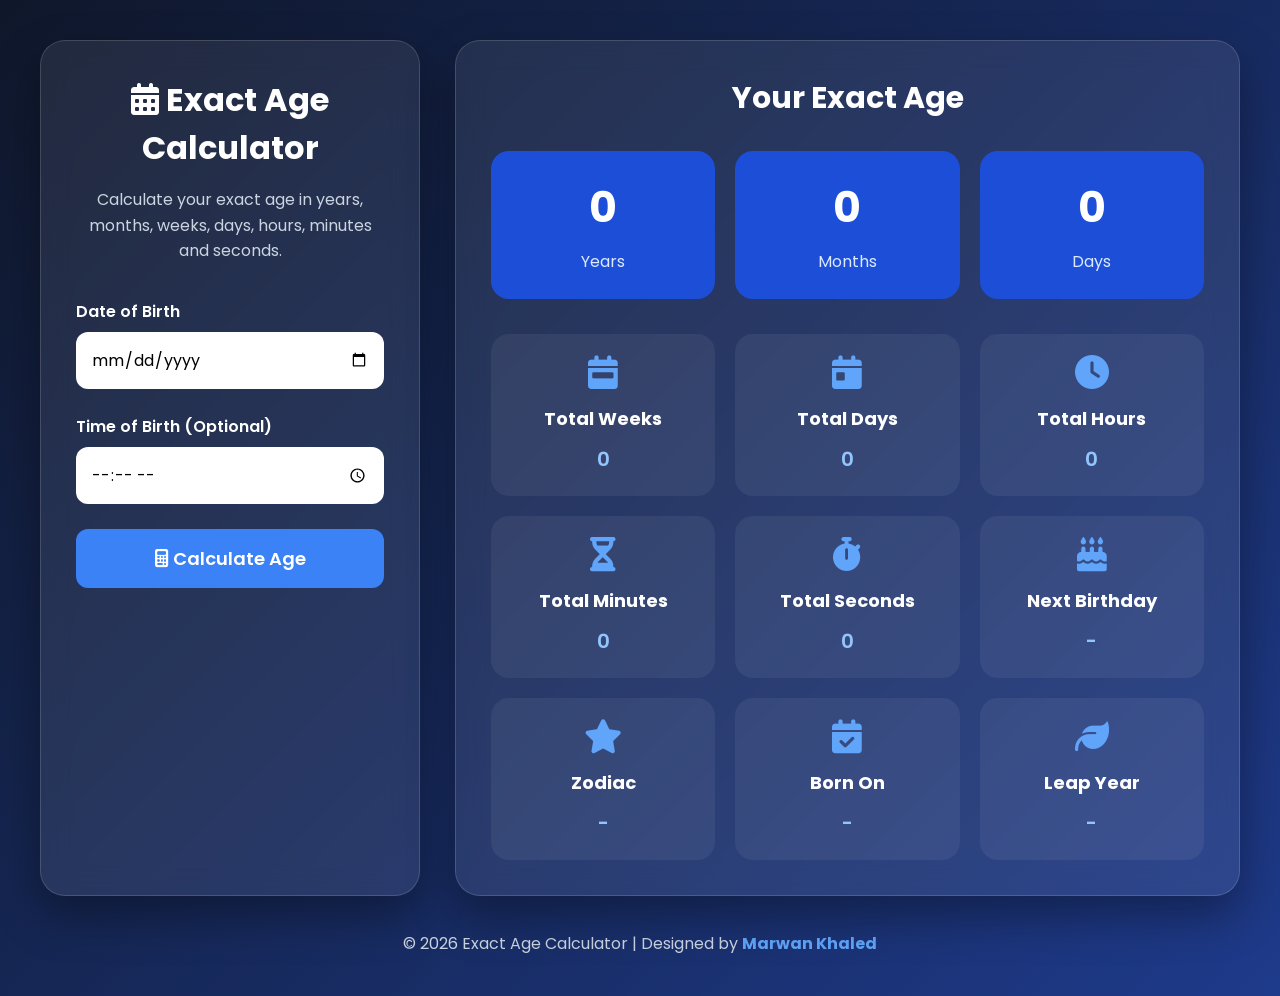
<file: Age Calculator/index.html>
<!DOCTYPE html>
<html lang="en">
<head>
    <meta charset="UTF-8">
    <meta name="viewport" content="width=device-width, initial-scale=1.0">
    <title>Exact Age Calculator | Marwan</title>

    <!-- CSS -->
    <link rel="stylesheet" href="style.css">

    <!-- Google Font -->
    <link href="https://fonts.googleapis.com/css2?family=Poppins:wght@300;400;500;600;700&display=swap" rel="stylesheet">

    <!-- Font Awesome -->
    <link rel="stylesheet"
        href="https://cdnjs.cloudflare.com/ajax/libs/font-awesome/6.6.0/css/all.min.css">
</head>

<body>

    <div class="container">

        <div class="card">

            <h1>
                <i class="fa-solid fa-calendar-days"></i>
                Exact Age Calculator
            </h1>

            <p class="subtitle">
                Calculate your exact age in years, months, weeks, days, hours,
                minutes and seconds.
            </p>

            <div class="input-group">

                <label>Date of Birth</label>

                <input
                    type="date"
                    id="birthDate"
                >

            </div>

            <div class="input-group">

                <label>Time of Birth (Optional)</label>

                <input
                    type="time"
                    id="birthTime"
                >

            </div>

            <button id="calculateBtn">
                <i class="fa-solid fa-calculator"></i>
                Calculate Age
            </button>

        </div>


        <!-- RESULT -->

        <div class="result-card">

            <h2>Your Exact Age</h2>

            <div class="main-age">

                <div class="box">
                    <span id="years">0</span>
                    <p>Years</p>
                </div>

                <div class="box">
                    <span id="months">0</span>
                    <p>Months</p>
                </div>

                <div class="box">
                    <span id="days">0</span>
                    <p>Days</p>
                </div>

            </div>

            <div class="details-grid">

                <div class="detail">
                    <i class="fa-solid fa-calendar-week"></i>
                    <h3>Total Weeks</h3>
                    <p id="weeks">0</p>
                </div>

                <div class="detail">
                    <i class="fa-solid fa-calendar-day"></i>
                    <h3>Total Days</h3>
                    <p id="totalDays">0</p>
                </div>

                <div class="detail">
                    <i class="fa-solid fa-clock"></i>
                    <h3>Total Hours</h3>
                    <p id="hours">0</p>
                </div>

                <div class="detail">
                    <i class="fa-solid fa-hourglass-half"></i>
                    <h3>Total Minutes</h3>
                    <p id="minutes">0</p>
                </div>

                <div class="detail">
                    <i class="fa-solid fa-stopwatch"></i>
                    <h3>Total Seconds</h3>
                    <p id="seconds">0</p>
                </div>

                <div class="detail">
                    <i class="fa-solid fa-cake-candles"></i>
                    <h3>Next Birthday</h3>
                    <p id="birthdayCountdown">-</p>
                </div>

                <div class="detail">
                    <i class="fa-solid fa-star"></i>
                    <h3>Zodiac</h3>
                    <p id="zodiac">-</p>
                </div>

                <div class="detail">
                    <i class="fa-solid fa-calendar-check"></i>
                    <h3>Born On</h3>
                    <p id="bornDay">-</p>
                </div>

                <div class="detail">
                    <i class="fa-solid fa-leaf"></i>
                    <h3>Leap Year</h3>
                    <p id="leapYear">-</p>
                </div>

            </div>

        </div>

    </div>


    <footer>

        <p>
            © 2026 Exact Age Calculator |
            Designed by <strong>Marwan Khaled</strong>
        </p>

    </footer>


    <script src="script.js"></script>

</body>
</html>
</file>
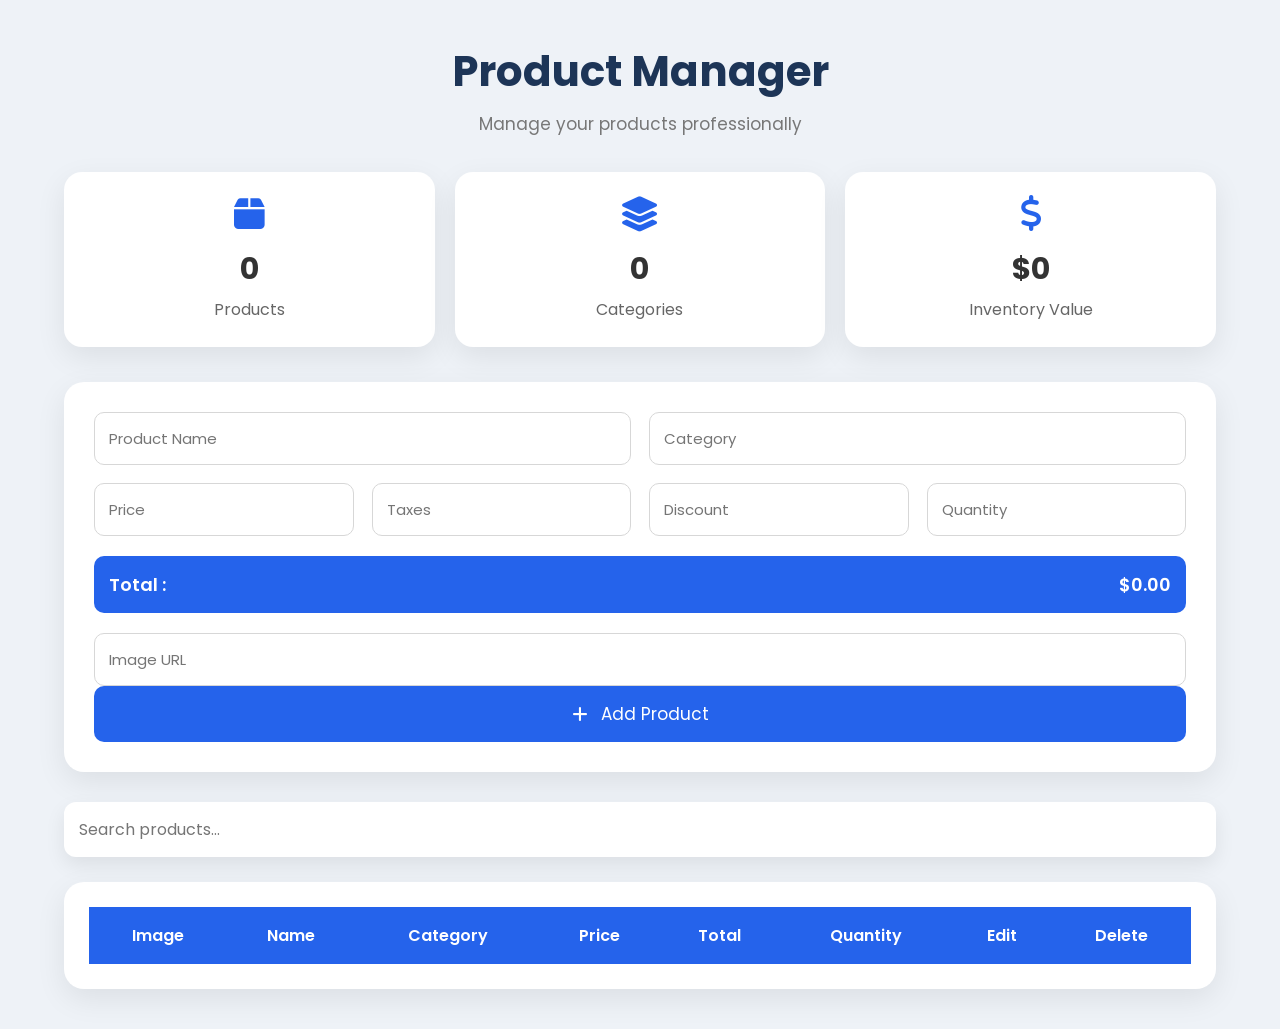
<file: Product Manager/index.html>
<!DOCTYPE html>
<html lang="en">
<head>
    <meta charset="UTF-8">
    <meta name="viewport" content="width=device-width, initial-scale=1.0">
    <title>Product Manager</title>

    <link rel="stylesheet" href="style.css">

    <!-- Google Font -->
    <link rel="preconnect" href="https://fonts.googleapis.com">
    <link rel="preconnect" href="https://fonts.gstatic.com" crossorigin>
    <link href="https://fonts.googleapis.com/css2?family=Poppins:wght@300;400;500;600;700&display=swap" rel="stylesheet">

    <!-- Font Awesome -->
    <link rel="stylesheet"
    href="https://cdnjs.cloudflare.com/ajax/libs/font-awesome/6.7.2/css/all.min.css">
</head>

<body>

<div class="container">

    <!-- Header -->

    <header>

        <h1>Product Manager</h1>

        <p>Manage your products professionally</p>

    </header>


    <!-- Dashboard -->

    <section class="dashboard">

        <div class="card">
            <i class="fa-solid fa-box"></i>
            <h2 id="productCount">0</h2>
            <span>Products</span>
        </div>

        <div class="card">
            <i class="fa-solid fa-layer-group"></i>
            <h2 id="categoryCount">0</h2>
            <span>Categories</span>
        </div>

        <div class="card">
            <i class="fa-solid fa-dollar-sign"></i>
            <h2 id="inventoryValue">$0</h2>
            <span>Inventory Value</span>
        </div>

    </section>


    <!-- Form -->

    <section class="formBox">

        <div class="inputGroup">

            <input
                type="text"
                id="productName"
                placeholder="Product Name">

            <input
                type="text"
                id="category"
                placeholder="Category">

        </div>


        <div class="prices">

            <input
                type="number"
                id="price"
                placeholder="Price">

            <input
                type="number"
                id="taxes"
                placeholder="Taxes">

            <input
                type="number"
                id="discount"
                placeholder="Discount">

            <input
                type="number"
                id="quantity"
                placeholder="Quantity">

        </div>


        <div class="totalBox">

            <span>Total :</span>

            <span id="total">$0</span>

        </div>


        <input
            type="text"
            id="image"
            placeholder="Image URL">


        <button id="addBtn">

            <i class="fa-solid fa-plus"></i>

            Add Product

        </button>

    </section>


    <!-- Search -->

    <section class="searchBox">

        <input
            type="text"
            id="searchInput"
            placeholder="Search products...">

    </section>


    <!-- Table -->

    <section class="tableContainer">

        <table>

            <thead>

                <tr>

                    <th>Image</th>
                    <th>Name</th>
                    <th>Category</th>
                    <th>Price</th>
                    <th>Total</th>
                    <th>Quantity</th>
                    <th>Edit</th>
                    <th>Delete</th>

                </tr>

            </thead>

            <tbody id="tableBody">

            </tbody>

        </table>

    </section>


</div>


<!-- Toast -->

<div id="toast"></div>


<script src="script.js"></script>

</body>
</html>
</file>
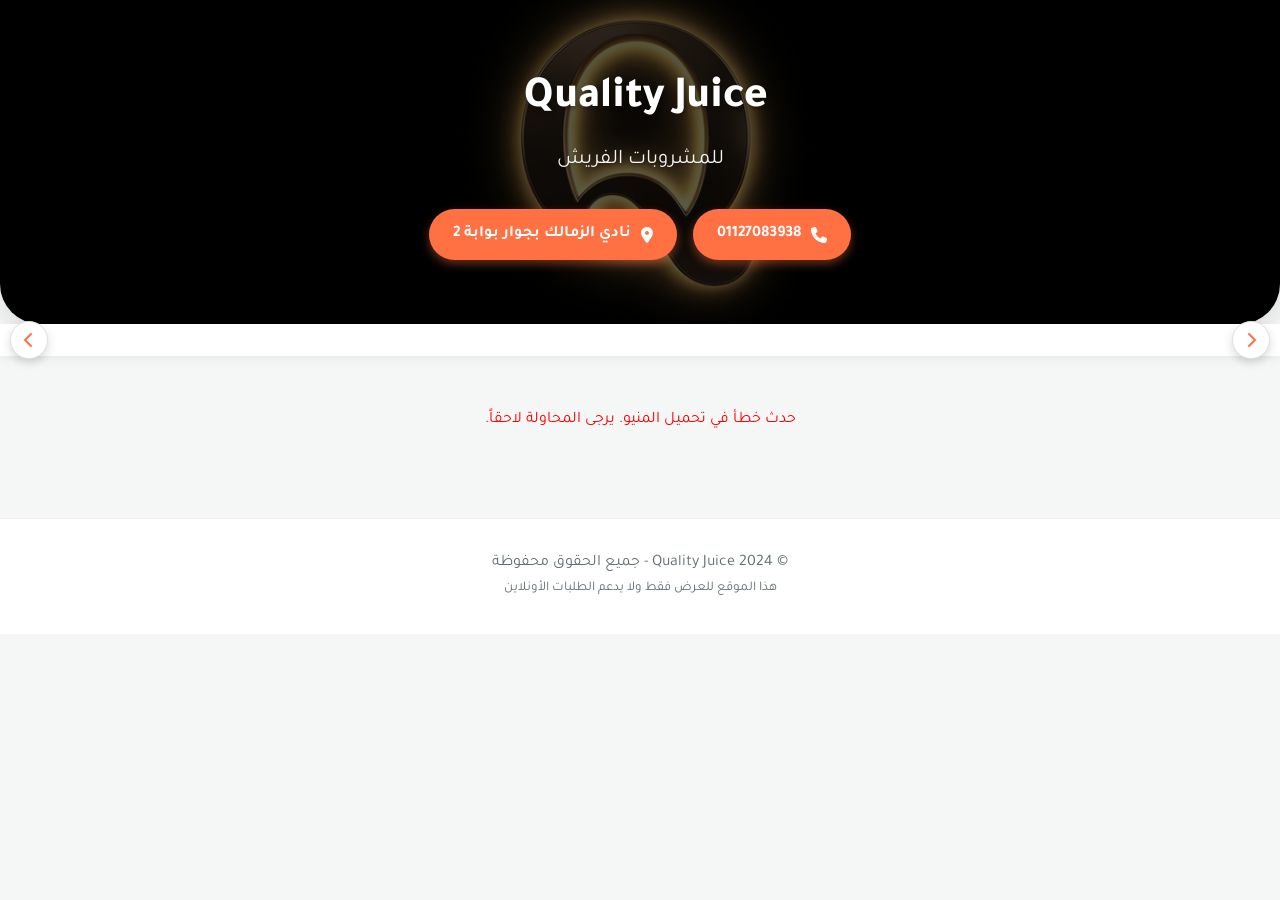
<file: Quality Juice Menu (databased)/index.html>
<!DOCTYPE html>
<html lang="ar" dir="rtl">
<head>
    <meta charset="UTF-8">
    <meta name="viewport" content="width=device-width, initial-scale=1.0">
    <title>منيو كواليتي جوس - Quality Juice Menu</title>
    <!-- استدعاء خط تجوال العربي -->
    <link href="https://fonts.googleapis.com/css2?family=Tajawal:wght@400;500;700;800&display=swap" rel="stylesheet">
    <!-- استدعاء ايقونات FontAwesome -->
    <link rel="stylesheet" href="https://cdnjs.cloudflare.com/ajax/libs/font-awesome/6.4.0/css/all.min.css">
    <link rel="stylesheet" href="style.css">
</head>
<body>

    <header>
        <h1>Quality Juice <i class="fa-solid fa-glass-citrus"></i></h1>
        <p>للمشروبات الفريش</p>
        
        <div class="contact-info">
            <a href="tel:01127083938" class="contact-badge">
                <i class="fa-solid fa-phone"></i> 01127083938
            </a>
            <a href="https://maps.app.goo.gl/gc5xKcbBY1sY8BGK7" target="_blank" class="contact-badge">
                <i class="fa-solid fa-location-dot"></i> نادي الزمالك بجوار بوابة 2
            </a>
        </div>
    </header>

    <div class="nav-wrapper">
    <button class="scroll-btn right-btn" id="scrollRight" aria-label="يمين">
        <i class="fa-solid fa-chevron-right"></i>
    </button>
    
    <nav id="category-nav">
        <!-- سيتم إضافة الأزرار هنا برمجياً -->
    </nav>
    
    <button class="scroll-btn left-btn" id="scrollLeft" aria-label="يسار">
        <i class="fa-solid fa-chevron-left"></i>
    </button>
</div>

    <main id="menu-container">
        <!-- سيتم إضافة الأقسام هنا برمجياً -->
    </main>

    <footer>
        <p>© 2024 Quality Juice - جميع الحقوق محفوظة</p>
        <p><small>هذا الموقع للعرض فقط ولا يدعم الطلبات الأونلاين</small></p>
    </footer>

    <script src="script.js"></script>
</body>
</html>
</file>
<file: Age Calculator/style.css>
*{
    margin:0;
    padding:0;
    box-sizing:border-box;
    font-family:'Poppins',sans-serif;
}

body{
    background:linear-gradient(135deg,#0f172a,#1e3a8a);
    min-height:100vh;
    display:flex;
    flex-direction:column;
    align-items:center;
    justify-content:center;
    color:#fff;
    padding:40px 20px;
}

.container{
    width:100%;
    max-width:1200px;
    display:grid;
    grid-template-columns:380px 1fr;
    gap:35px;
}

.card,
.result-card{
    background:rgba(255,255,255,.08);
    backdrop-filter:blur(15px);
    border:1px solid rgba(255,255,255,.15);
    border-radius:25px;
    padding:35px;
    box-shadow:0 20px 45px rgba(0,0,0,.35);
}

.card h1{
    text-align:center;
    font-size:32px;
    margin-bottom:15px;
}

.subtitle{
    text-align:center;
    color:#cbd5e1;
    margin-bottom:35px;
    line-height:1.6;
}

.input-group{
    display:flex;
    flex-direction:column;
    margin-bottom:25px;
}

.input-group label{
    margin-bottom:8px;
    font-weight:600;
}

.input-group input{
    padding:15px;
    border:none;
    outline:none;
    border-radius:12px;
    background:#ffffff;
    font-size:16px;
    transition:.3s;
}

.input-group input:focus{
    box-shadow:0 0 20px #3b82f6;
    transform:scale(1.02);
}

button{
    width:100%;
    padding:16px;
    border:none;
    border-radius:12px;
    background:#3b82f6;
    color:white;
    font-size:18px;
    font-weight:600;
    cursor:pointer;
    transition:.3s;
}

button:hover{
    background:#2563eb;
    transform:translateY(-3px);
}

button:active{
    transform:scale(.98);
}

.result-card h2{
    text-align:center;
    margin-bottom:30px;
    font-size:30px;
}

.main-age{
    display:grid;
    grid-template-columns:repeat(3,1fr);
    gap:20px;
    margin-bottom:35px;
}

.box{
    background:#1d4ed8;
    border-radius:18px;
    padding:25px;
    text-align:center;
    transition:.3s;
}

.box:hover{
    transform:translateY(-8px);
}

.box span{
    display:block;
    font-size:42px;
    font-weight:700;
}

.box p{
    margin-top:10px;
    color:#dbeafe;
}

.details-grid{
    display:grid;
    grid-template-columns:repeat(auto-fit,minmax(220px,1fr));
    gap:20px;
}

.detail{
    background:rgba(255,255,255,.06);
    border-radius:18px;
    padding:22px;
    text-align:center;
    transition:.3s;
}

.detail:hover{
    transform:translateY(-8px);
    background:rgba(255,255,255,.12);
}

.detail i{
    font-size:34px;
    margin-bottom:15px;
    color:#60a5fa;
}

.detail h3{
    margin-bottom:12px;
    font-size:18px;
}

.detail p{
    font-size:20px;
    font-weight:600;
    color:#93c5fd;
    word-break:break-word;
}

footer{
    margin-top:35px;
    color:#cbd5e1;
    text-align:center;
}

footer strong{
    color:#60a5fa;
}

::-webkit-scrollbar{
    width:10px;
}

::-webkit-scrollbar-thumb{
    background:#3b82f6;
    border-radius:20px;
}

::-webkit-scrollbar-track{
    background:#0f172a;
}

/* Fade Animation */

@keyframes fadeUp{

    from{
        opacity:0;
        transform:translateY(25px);
    }

    to{
        opacity:1;
        transform:translateY(0);
    }

}

.card{
    animation:fadeUp .7s ease;
}

.result-card{
    animation:fadeUp 1s ease;
}

.box{
    animation:fadeUp 1.2s ease;
}

.detail{
    animation:fadeUp 1.4s ease;
}

/* Responsive */

@media(max-width:1000px){

.container{
    grid-template-columns:1fr;
}

}

@media(max-width:700px){

.main-age{
    grid-template-columns:1fr;
}

.card,
.result-card{
    padding:25px;
}

.card h1{
    font-size:28px;
}

.result-card h2{
    font-size:26px;
}

.box span{
    font-size:36px;
}

.detail{
    padding:18px;
}

}

@media(max-width:450px){

body{
    padding:20px 12px;
}

button{
    font-size:16px;
}

.input-group input{
    font-size:15px;
}

}
</file>
<file: Product Manager/style.css>
/* ===========================
   Google Font & Reset
=========================== */

*{
    margin:0;
    padding:0;
    box-sizing:border-box;
    font-family:"Poppins",sans-serif;
}

body{
    background:#eef2f7;
    color:#333;
}

/* ===========================
   Container
=========================== */

.container{
    width:90%;
    max-width:1300px;
    margin:40px auto;
}

/* ===========================
   Header
=========================== */

header{
    text-align:center;
    margin-bottom:35px;
}

header h1{
    font-size:42px;
    color:#1d3557;
    margin-bottom:8px;
}

header p{
    color:#777;
    font-size:17px;
}

/* ===========================
   Dashboard Cards
=========================== */

.dashboard{
    display:grid;
    grid-template-columns:repeat(auto-fit,minmax(220px,1fr));
    gap:20px;
    margin-bottom:35px;
}

.card{
    background:white;
    border-radius:18px;
    padding:25px;
    text-align:center;
    box-shadow:0 10px 30px rgba(0,0,0,.08);
    transition:.3s;
}

.card:hover{
    transform:translateY(-6px);
}

.card i{
    font-size:35px;
    color:#2563eb;
    margin-bottom:15px;
}

.card h2{
    font-size:30px;
    margin-bottom:5px;
}

.card span{
    color:#666;
}

/* ===========================
   Form
=========================== */

.formBox{
    background:white;
    padding:30px;
    border-radius:20px;
    box-shadow:0 10px 30px rgba(0,0,0,.08);
    margin-bottom:30px;
}

.inputGroup{
    display:grid;
    grid-template-columns:1fr 1fr;
    gap:18px;
    margin-bottom:18px;
}

.prices{
    display:grid;
    grid-template-columns:repeat(4,1fr);
    gap:18px;
    margin-bottom:20px;
}

.formBox input{
    width:100%;
    padding:14px;
    border:1px solid #d7d7d7;
    border-radius:10px;
    font-size:15px;
    outline:none;
    transition:.3s;
}

.formBox input:focus{
    border-color:#2563eb;
    box-shadow:0 0 8px rgba(37,99,235,.2);
}

/* ===========================
   Total
=========================== */

.totalBox{
    background:#2563eb;
    color:white;
    padding:15px;
    border-radius:10px;
    margin-bottom:20px;
    display:flex;
    justify-content:space-between;
    align-items:center;
    font-size:18px;
    font-weight:600;
}

/* ===========================
   Button
=========================== */

button{
    width:100%;
    padding:15px;
    border:none;
    border-radius:10px;
    background:#2563eb;
    color:white;
    font-size:17px;
    cursor:pointer;
    transition:.3s;
}

button:hover{
    background:#1d4ed8;
    transform:scale(1.02);
}

button i{
    margin-right:8px;
}

/* ===========================
   Search Box
=========================== */

.searchBox{
    margin-bottom:25px;
}

.searchBox input{
    width:100%;
    padding:15px;
    border:none;
    border-radius:12px;
    font-size:16px;
    box-shadow:0 8px 20px rgba(0,0,0,.08);
    outline:none;
}

.searchBox input:focus{
    box-shadow:0 0 8px rgba(37,99,235,.2);
}

/* ===========================
   Table Container
=========================== */

.tableContainer{
    background:white;
    padding:25px;
    border-radius:20px;
    box-shadow:0 10px 30px rgba(0,0,0,.08);
    overflow-x:auto;
}
/* ===========================
   Table
=========================== */

table{
    width:100%;
    border-collapse:collapse;
    min-width:900px;
}

thead{
    background:#2563eb;
    color:white;
}

thead th{
    padding:16px;
    font-weight:600;
    text-align:center;
}

tbody tr{
    transition:.3s;
    border-bottom:1px solid #e5e5e5;
}

tbody tr:hover{
    background:#f8faff;
}

tbody td{
    padding:15px;
    text-align:center;
    vertical-align:middle;
}

/* ===========================
   Product Image
=========================== */

.productImage{
    width:65px;
    height:65px;
    object-fit:cover;
    border-radius:10px;
    border:2px solid #ddd;
}

/* ===========================
   Price Badge
=========================== */

.priceBadge{
    background:#2563eb;
    color:white;
    padding:6px 12px;
    border-radius:20px;
    font-size:14px;
    font-weight:500;
}

.totalBadge{
    background:#16a34a;
    color:white;
    padding:6px 12px;
    border-radius:20px;
    font-size:14px;
    font-weight:500;
}

/* ===========================
   Action Buttons
=========================== */

.actionBtn{
    border:none;
    padding:10px 14px;
    border-radius:8px;
    color:white;
    cursor:pointer;
    transition:.3s;
    width:auto;
}

.editBtn{
    background:#f59e0b;
}

.editBtn:hover{
    background:#d97706;
}

.deleteBtn{
    background:#dc2626;
}

.deleteBtn:hover{
    background:#b91c1c;
}

/* ===========================
   Toast Notification
=========================== */

#toast{
    position:fixed;
    top:30px;
    right:30px;
    background:#16a34a;
    color:white;
    padding:15px 25px;
    border-radius:10px;
    box-shadow:0 10px 25px rgba(0,0,0,.2);

    opacity:0;
    visibility:hidden;

    transition:.4s;
    z-index:1000;
}

#toast.show{
    opacity:1;
    visibility:visible;
}

/* ===========================
   Scrollbar
=========================== */

::-webkit-scrollbar{
    width:10px;
    height:10px;
}

::-webkit-scrollbar-track{
    background:#f1f1f1;
}

::-webkit-scrollbar-thumb{
    background:#2563eb;
    border-radius:10px;
}

::-webkit-scrollbar-thumb:hover{
    background:#1d4ed8;
}

/* ===========================
   Responsive
=========================== */

@media(max-width:900px){

    .inputGroup{
        grid-template-columns:1fr;
    }

    .prices{
        grid-template-columns:1fr 1fr;
    }

}

@media(max-width:600px){

    .container{
        width:95%;
    }

    header h1{
        font-size:32px;
    }

    .dashboard{
        grid-template-columns:1fr;
    }

    .prices{
        grid-template-columns:1fr;
    }

    .totalBox{
        flex-direction:column;
        gap:10px;
        text-align:center;
    }

    button{
        font-size:15px;
    }

}

/* ===========================
   Animations
=========================== */

@keyframes fadeIn{

    from{
        opacity:0;
        transform:translateY(15px);
    }

    to{
        opacity:1;
        transform:translateY(0);
    }

}

.formBox,
.tableContainer,
.card{
    animation:fadeIn .6s ease;
}
</file>
<file: Quality Juice Menu (databased)/style.css>
/* حاوية شريط الأقسام مع الأزرار */
.nav-wrapper {
    position: sticky;
    top: 0;
    z-index: 100;
    background: rgba(255, 255, 255, 0.95);
    backdrop-filter: blur(10px);
    display: flex;
    align-items: center;
    box-shadow: 0 4px 10px rgba(0,0,0,0.05);
}

/* إعادة ضبط الـ nav داخل الحاوية */
nav {
    position: static !important;
    box-shadow: none !important;
    padding: 1rem 3rem !important; /* مساحة للأسهم */
    width: 100%;
}

/* تصميم أسهم التمرير */
.scroll-btn {
    position: absolute;
    top: 50%;
    transform: translateY(-50%);
    width: 38px;
    height: 38px;
    background: #ffffff;
    border: 1px solid #e0e0e0;
    border-radius: 50%;
    color: var(--primary-color);
    font-size: 1rem;
    cursor: pointer;
    display: flex;
    align-items: center;
    justify-content: center;
    z-index: 101;
    box-shadow: 0 4px 10px rgba(0,0,0,0.15);
    transition: all 0.3s ease;
}

.scroll-btn:hover {
    background: var(--primary-color);
    color: white;
    border-color: var(--primary-color);
}

.scroll-btn.right-btn {
    right: 10px;
}

.scroll-btn.left-btn {
    left: 10px;
}
        :root {
            --primary-color: #ff7043; /* لون برتقالي مميز للعصائر */
            --secondary-color: #f4511e;
            --bg-color: #f4f7f6;
            --card-bg: #ffffff;
            --text-color: #2d3436;
            --text-muted: #636e72;
            --price-bg: #fff3e0;
        }

        * {
            box-sizing: border-box;
            margin: 0;
            padding: 0;
        }

        body {
            font-family: 'Tajawal', sans-serif;
            background-color: var(--bg-color);
            color: var(--text-color);
            line-height: 1.6;
            scroll-behavior: smooth;
        }

        /* تنسيق الهيدر */
        header {
            background: linear-gradient(135deg, rgba(0,0,0,0.7), rgba(0,0,0,0.6)), url('logo.png') center/cover;
            color: white;
            padding: 4rem 1rem;
            text-align: center;
            border-bottom-left-radius: 40px;
            border-bottom-right-radius: 40px;
            box-shadow: 0 10px 25px rgba(0,0,0,0.1);
        }

        header h1 {
            font-size: 2.8rem;
            font-weight: 800;
            margin-bottom: 0.5rem;
            text-shadow: 2px 2px 4px rgba(0,0,0,0.3);
        }

        header p {
            font-size: 1.3rem;
            opacity: 0.95;
            text-shadow: 1px 1px 3px rgba(0,0,0,0.3);
        }

        .contact-info {
            display: flex;
            justify-content: center;
            flex-wrap: wrap;
            gap: 1rem;
            margin-top: 2rem;
        }

        .contact-badge {
            background: var(--primary-color);
            padding: 0.8rem 1.5rem;
            border-radius: 50px;
            display: flex;
            align-items: center;
            gap: 0.6rem;
            font-weight: 700;
            text-decoration: none;
            color: white;
            transition: all 0.3s ease;
            box-shadow: 0 4px 10px rgba(255, 112, 67, 0.4);
        }

        .contact-badge:hover {
            background: var(--secondary-color);
            transform: translateY(-3px);
            box-shadow: 0 6px 15px rgba(255, 112, 67, 0.6);
        }

        /* شريط الأقسام */
        nav {
            position: sticky;
            top: 0;
            background: rgba(255, 255, 255, 0.95);
            backdrop-filter: blur(10px);
            padding: 1rem;
            display: flex;
            gap: 0.8rem;
            overflow-x: auto;
            white-space: nowrap;
            box-shadow: 0 4px 10px rgba(0,0,0,0.05);
            z-index: 100;
            scrollbar-width: none;
        }

        nav::-webkit-scrollbar {
            display: none;
        }

        .nav-btn {
            background: #f1f2f6;
            border: none;
            padding: 0.7rem 1.4rem;
            border-radius: 25px;
            cursor: pointer;
            font-family: inherit;
            font-size: 1rem;
            font-weight: 700;
            color: var(--text-color);
            transition: all 0.3s ease;
            display: flex;
            align-items: center;
            gap: 0.5rem;
        }

        .nav-btn:hover, .nav-btn.active {
            background: var(--primary-color);
            color: white;
            box-shadow: 0 4px 10px rgba(255, 112, 67, 0.3);
        }

        /* محتوى المنيو */
        main {
            padding: 2rem 1rem;
            max-width: 900px;
            margin: auto;
        }

        .menu-category {
            margin-bottom: 4rem;
            scroll-margin-top: 80px;
            background: transparent;
        }

        /* صورة القسم */
        .category-banner {
            width: 100%;
            height: 180px;
            object-fit: cover;
            border-radius: 20px;
            margin-bottom: 1rem;
            box-shadow: 0 5px 15px rgba(0,0,0,0.08);
        }

        .category-title {
            display: flex;
            align-items: center;
            gap: 1rem;
            font-size: 1.8rem;
            color: var(--primary-color);
            margin-bottom: 1.5rem;
            font-weight: 800;
        }

        .category-title::after {
            content: '';
            flex: 1;
            height: 3px;
            background: linear-gradient(90deg, var(--primary-color) 0%, transparent 100%);
            opacity: 0.2;
            border-radius: 5px;
        }

        .menu-grid {
            display: grid;
            grid-template-columns: 1fr;
            gap: 1rem;
        }

        @media (min-width: 650px) {
            .menu-grid {
                grid-template-columns: repeat(2, 1fr);
            }
        }

        .menu-item {
            background: var(--card-bg);
            padding: 1.2rem;
            border-radius: 15px;
            box-shadow: 0 2px 8px rgba(0,0,0,0.04);
            display: flex;
            justify-content: space-between;
            align-items: center;
            transition: transform 0.2s, box-shadow 0.2s;
            border: 1px solid #f1f2f6;
        }

        .menu-item:hover {
            transform: translateY(-3px);
            box-shadow: 0 8px 20px rgba(0,0,0,0.08);
            border-color: var(--price-bg);
        }

        .item-details {
            flex: 1;
            padding-left: 1rem;
        }

        .item-name {
            font-weight: 700;
            font-size: 1.1rem;
            display: block;
        }

        .item-price {
            font-weight: 800;
            color: var(--primary-color);
            background: var(--price-bg);
            padding: 0.5rem 1rem;
            border-radius: 10px;
            font-size: 1.1rem;
            white-space: nowrap;
            text-align: center;
            min-width: 70px;
        }

        /* تنسيق الإضافات الخاصة بقطع كواليتي */
        .addons-section {
            margin-top: 1.5rem;
            background: #fff;
            border: 2px dashed var(--primary-color);
            padding: 1.5rem;
            border-radius: 15px;
            box-shadow: 0 4px 10px rgba(255, 112, 67, 0.05);
        }

        .addons-title {
            color: var(--primary-color);
            font-size: 1.2rem;
            margin-bottom: 1rem;
            font-weight: 800;
            display: flex;
            align-items: center;
            gap: 0.5rem;
        }

        .addons-grid {
            display: grid;
            grid-template-columns: repeat(auto-fill, minmax(200px, 1fr));
            gap: 1rem;
        }

        .addon-item {
            display: flex;
            justify-content: space-between;
            background: var(--bg-color);
            padding: 0.8rem 1rem;
            border-radius: 8px;
            font-weight: 700;
            font-size: 0.95rem;
        }
        
        .addon-item .price {
            color: var(--primary-color);
        }

        /* الفوتر */
        footer {
            text-align: center;
            padding: 2rem;
            background: var(--card-bg);
            color: var(--text-muted);
            margin-top: 2rem;
            border-top: 1px solid #eee;
        }
        /* Individual product item image thumbnail */
            .item-img {
                width: 55px;
                height: 55px;
                object-fit: cover;
                border-radius: 10px;
                margin-left: 0.8rem;
                flex-shrink: 0;
        }
        /* Styling for product descriptions under the title */
            .item-details {
                display: flex;
                flex-direction: column;
                justify-content: center;
            }

            .item-desc {
                font-size: 0.82rem;
                color: var(--text-muted);
                margin-top: 0.2rem;
                font-weight: 500;
                line-height: 1.3;
            }
            /* Sub-section header inside categories (e.g. الرضعات inside ميكس فواكه) */
            .special-section {
                margin-top: 2rem;
                padding-top: 1.5rem;
                border-top: 2px dashed #ff0000;
            }

            .special-title {
                color: var(--secondary-color);
                font-size: 1.4rem;
                margin-bottom: 1.2rem;
                font-weight: 800;
                display: flex;
                align-items: center;
                gap: 0.6rem;
            }
/* Styling for Addons (الإضافات المتاحة لهذا القسم) */
.menu-category.addons-style {
    margin-top: 1.5rem;
    background: #ffffff;
    border: 1.5px dashed #ff7043; /* Soft dashed orange outline */
    padding: 1.2rem;
    border-radius: 12px;
}

.menu-category.addons-style .category-banner {
    display: none !important;
}

.menu-category.addons-style .category-title {
    font-size: 1.1rem;
    color: #ff7043;
    margin-bottom: 1rem;
    font-weight: 800;
    display: flex;
    align-items: center;
    gap: 0.4rem;
}

/* Remove decorative line after title for addons */
.menu-category.addons-style .category-title::after {
    display: none;
}

/* 3-Column Grid Layout for Addons */
.menu-category.addons-style .menu-grid {
    display: grid;
    grid-template-columns: repeat(auto-fit, minmax(180px, 1fr));
    gap: 0.6rem;
}

@media (min-width: 650px) {
    .menu-category.addons-style .menu-grid {
        grid-template-columns: repeat(3, 1fr); /* Exactly 3 columns on desktop/tablets */
    }
}

/* Individual Addon Item Pills */
.menu-category.addons-style .menu-item {
    background: #EBEBEB; /* Light subtle grey background */
    border: none;
    padding: 0.6rem 1rem;
    border-radius: 8px;
    box-shadow: none;
    display: flex;
    justify-content: space-between;
    align-items: center;
}

.menu-category.addons-style .menu-item:hover {
    transform: none;
    box-shadow: none;
}

.menu-category.addons-style .item-name {
    font-size: 0.9rem;
    font-weight: 700;
    color: #2d3436;
}

/* Custom price text for addons (Orange text, no badge box) */
.menu-category.addons-style .item-price {
    background: transparent;
    padding: 0;
    font-size: 0.9rem;
    font-weight: 800;
    color: #ff7043;
    min-width: auto;
}
</file>
